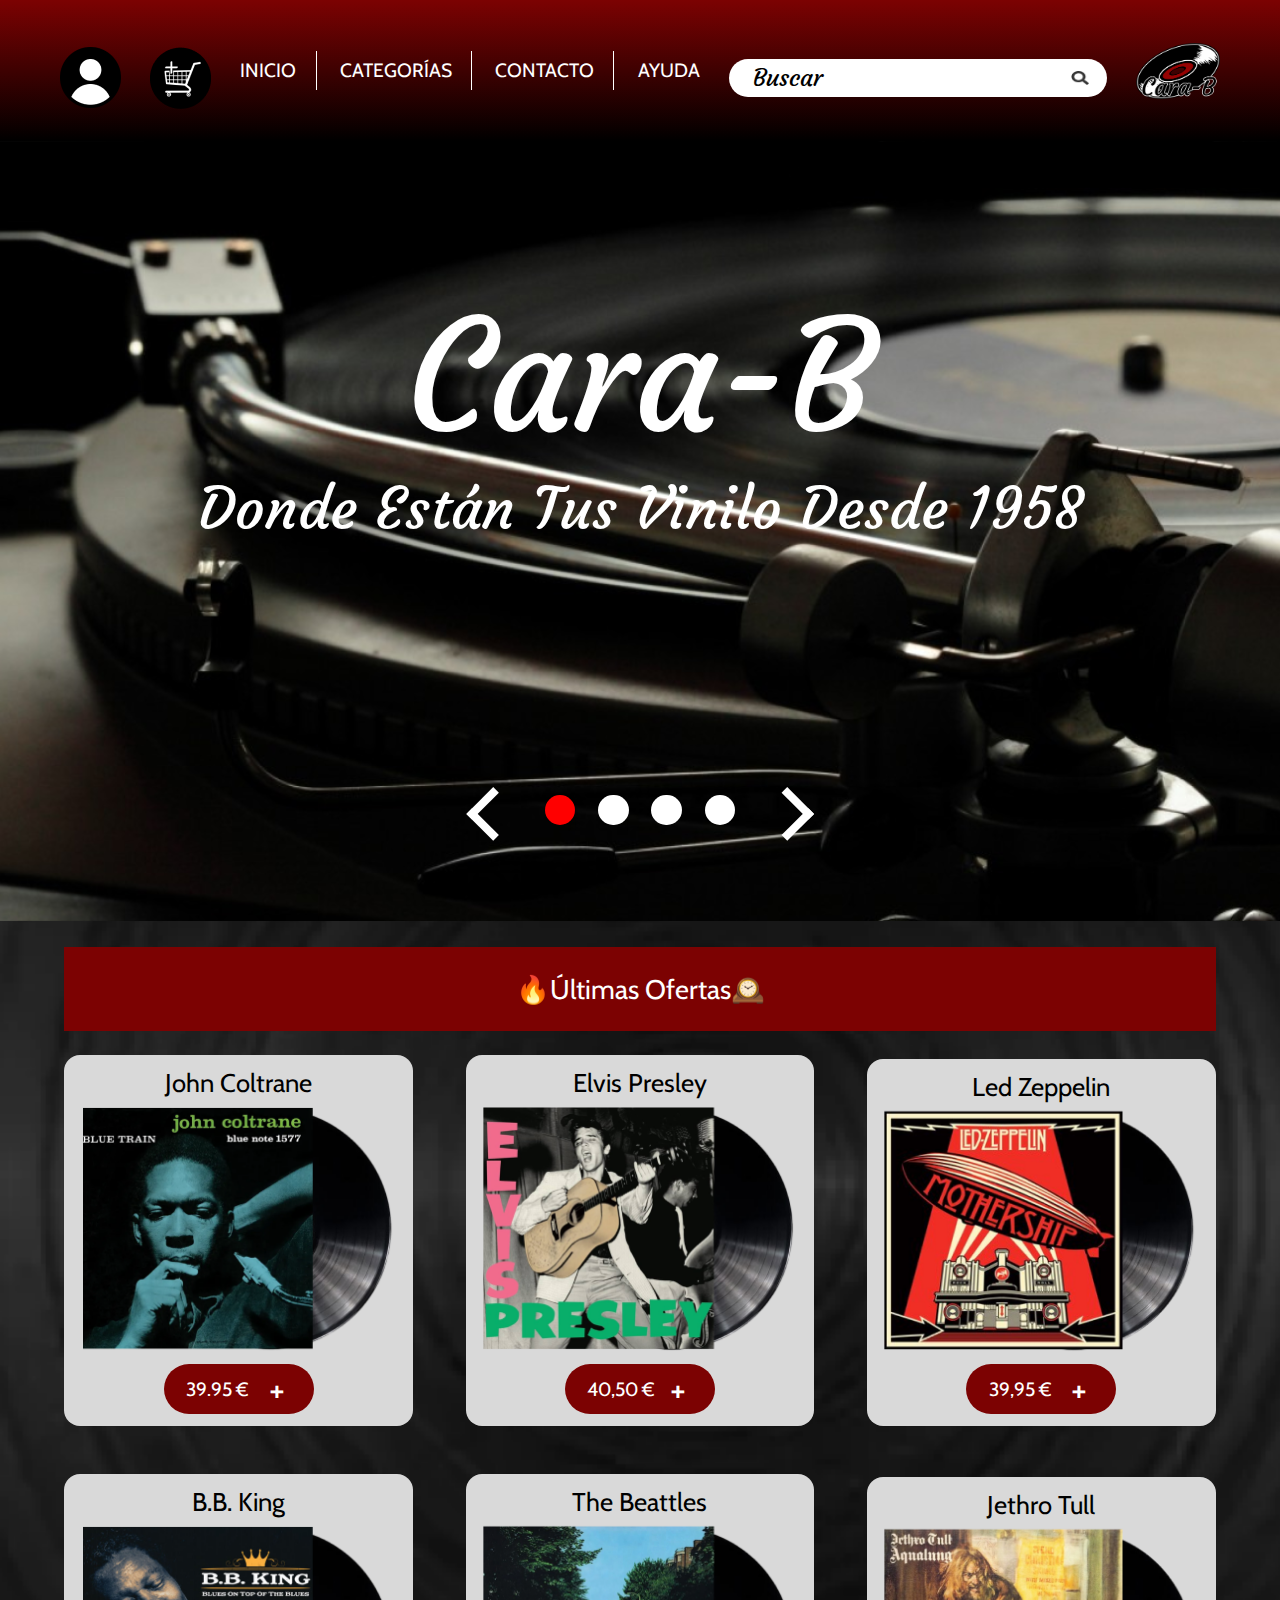
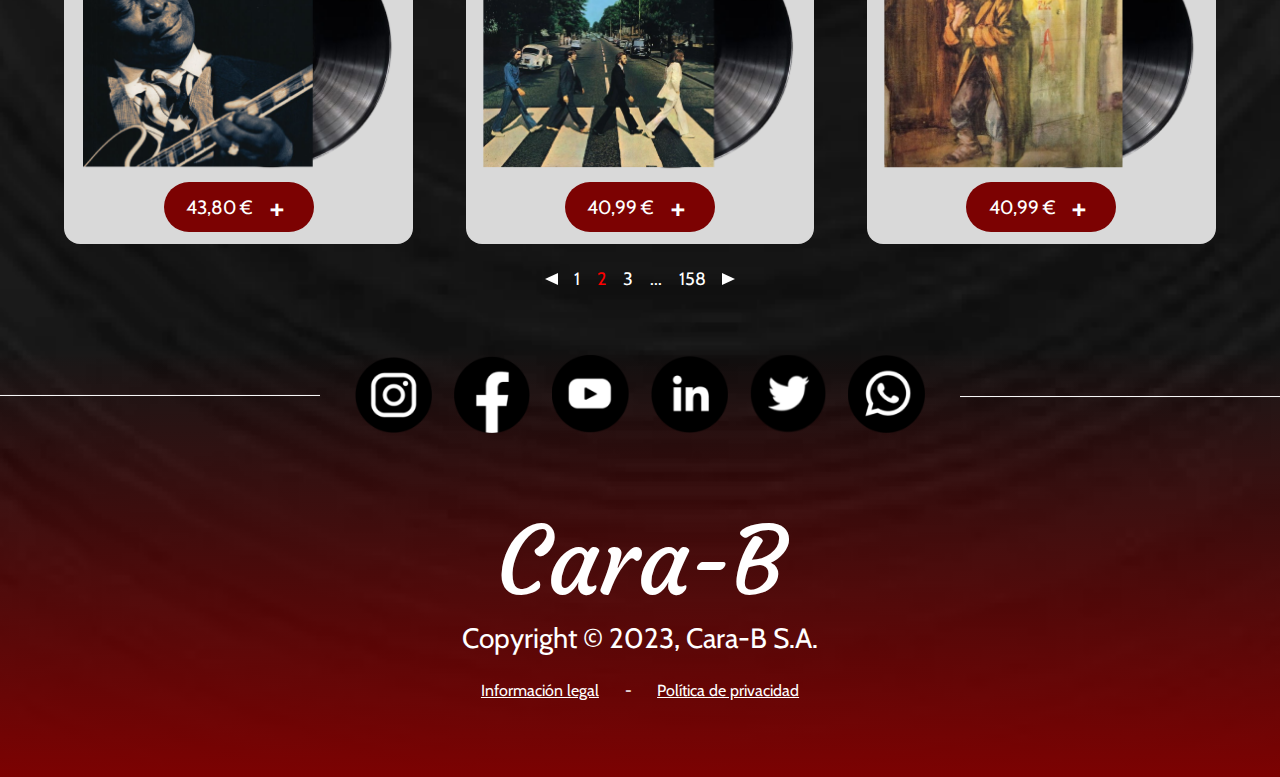
<file: HTML-CSS/index.html>
<!DOCTYPE html>
<html lang="en">
<head>
    <meta charset="UTF-8">
    <meta name="viewport" content="width=device-width, initial-scale=1.0">
    <link rel="stylesheet" type="text/css" href="estilos.css">
    <link rel="preconnect" href="https://fonts.googleapis.com">
    <link rel="preconnect" href="https://fonts.gstatic.com" crossorigin>
    <link href="https://fonts.googleapis.com/css2?family=Cabin&display=swap" rel="stylesheet">
    <link href="https://fonts.googleapis.com/css2?family=Courgette&display=swap" rel="stylesheet">
    <link rel="icon" href="imgs/logo-caraB.ico" type="image/x-icon">
    <link rel="shortcut icon" href="imgs/logo-caraB.ico" type="image/x-icon">
    <title>Cara-B</title>
</head>
<body>
    <header>
        <nav class="barra-navegacion">
            <button class="btn-nav" type="button" onclick="navFunc()">
                <span class="sr-only"></span>
            </button>
            <p>MENU</p> 
            <img src="imgs/logo usuario.png" alt="" class="barra-navegacion__usuario">
            <img src="imgs/carrito.png" alt="" class="barra-navegacion__carrito">
            <ul>
                <li>INICIO</li>
                <li>CATEGORÍAS</li>
                <li>CONTACTO</li>
                <li>AYUDA</li>
                <li>INICIAR SESIÓN / REGISTRARSE</li>
            </ul>
                <input type="text" placeholder="Buscar" class="barra-navegacion__input">
            <img src="imgs/logo-caraB.png" alt="" class="barra-navegacion__logo">
        </nav>
    </header>    
        <section class="caraB">
            <div>
                <h1>Cara-B</h1>
                <h2>Donde Están Tus Vinilo Desde 1958</h2>
            </div>
            <div class="puntos">
                <figure></figure>
                <figure></figure>
                <figure></figure>
                <figure></figure>
            </div>
        </section>
    
    <div class="contenedor">
        <div class="carrito">
            <img src="imgs/Botón carrito.png" alt="">
        </div>
        <section class="discos">
            <article>
                <p>&#128293;Últimas Ofertas🕰️</p>
            </article>
            <div class="div-discos">
                <article class="discos__disco">
                    <p>John Coltrane</p>
                    <img src="imgs/john-coltrane.png" alt="">
                    <div>
                        <p>39.95 &#8364;</p>
                    </div>
                </article>
                <article class="discos__disco">
                    <p>Elvis Presley</p>
                    <img src="imgs/elvis.png" alt="">
                    <div>
                        <p>40,50 &#8364;</p>
                    </div>
                </article>    
                <article class="discos__disco">
                    <p>Led Zeppelin</p>
                    <img src="imgs/led-zeppelin.png" alt="">
                    <div>
                        <p>39,95 &#8364;</p>
                    </div>
                </article>         
                <article class="discos__disco">
                    <p>B.B. King</p>
                    <img src="imgs/bb-king.png" alt="">
                    <div>
                        <p>43,80 &#8364;</p>
                    </div>
                </article>
                <article class="discos__disco">
                    <p>The Beattles</p>
                    <img src="imgs/the-beattles.png" alt="">
                    <div>
                        <p>40,99 &#8364</p>
                        
                    </div>
                </article>
                <article class="discos__disco">
                    <p>Jethro Tull</p>
                    <img src="imgs/jethro-tull.png" alt="">
                    <div>
                        <p>40,99 &#8364;</p>
                    </div>
                </article>
            </div>
            <ul>
                <li><figure></figure></li>
                <li>1</li>
                <li>2</li>
                <li>3</li>
                <li>...</li>
                <li>158</li>
                <li><figure></figure></li>
            </ul>
        </section>
        <footer>
            <nav class="info">
                <ul class="info__redes">
                    <li><img src="imgs/Instagram.png" alt=""></li>
                    <li><img src="imgs/facebook.png" alt=""></li>
                    <li><img src="imgs/youtube.png" alt=""></li>
                    <li><img src="imgs/linkedin.png" alt=""></li>
                    <li><img src="imgs/twitter.png" alt=""></li>
                    <li><img src="imgs/whatsapp.png" alt=""></li>
                </ul>
            </nav>
            <section class="info-legal">
                <p>Cara-B</p>
                <p>Copyright &copy; 2023, Cara-B S.A.</p>
                <div><a href=""><p>Información legal</p></a><p>-</p><a href="#"><p>Política de privacidad</p></a></div>
            </section>
        </footer>
    </div>
    <script>
        function navFunc(){
            document.querySelector("html").
            classList.toggle("abierto");
        }
    </script>
</body>
</html>
</file>
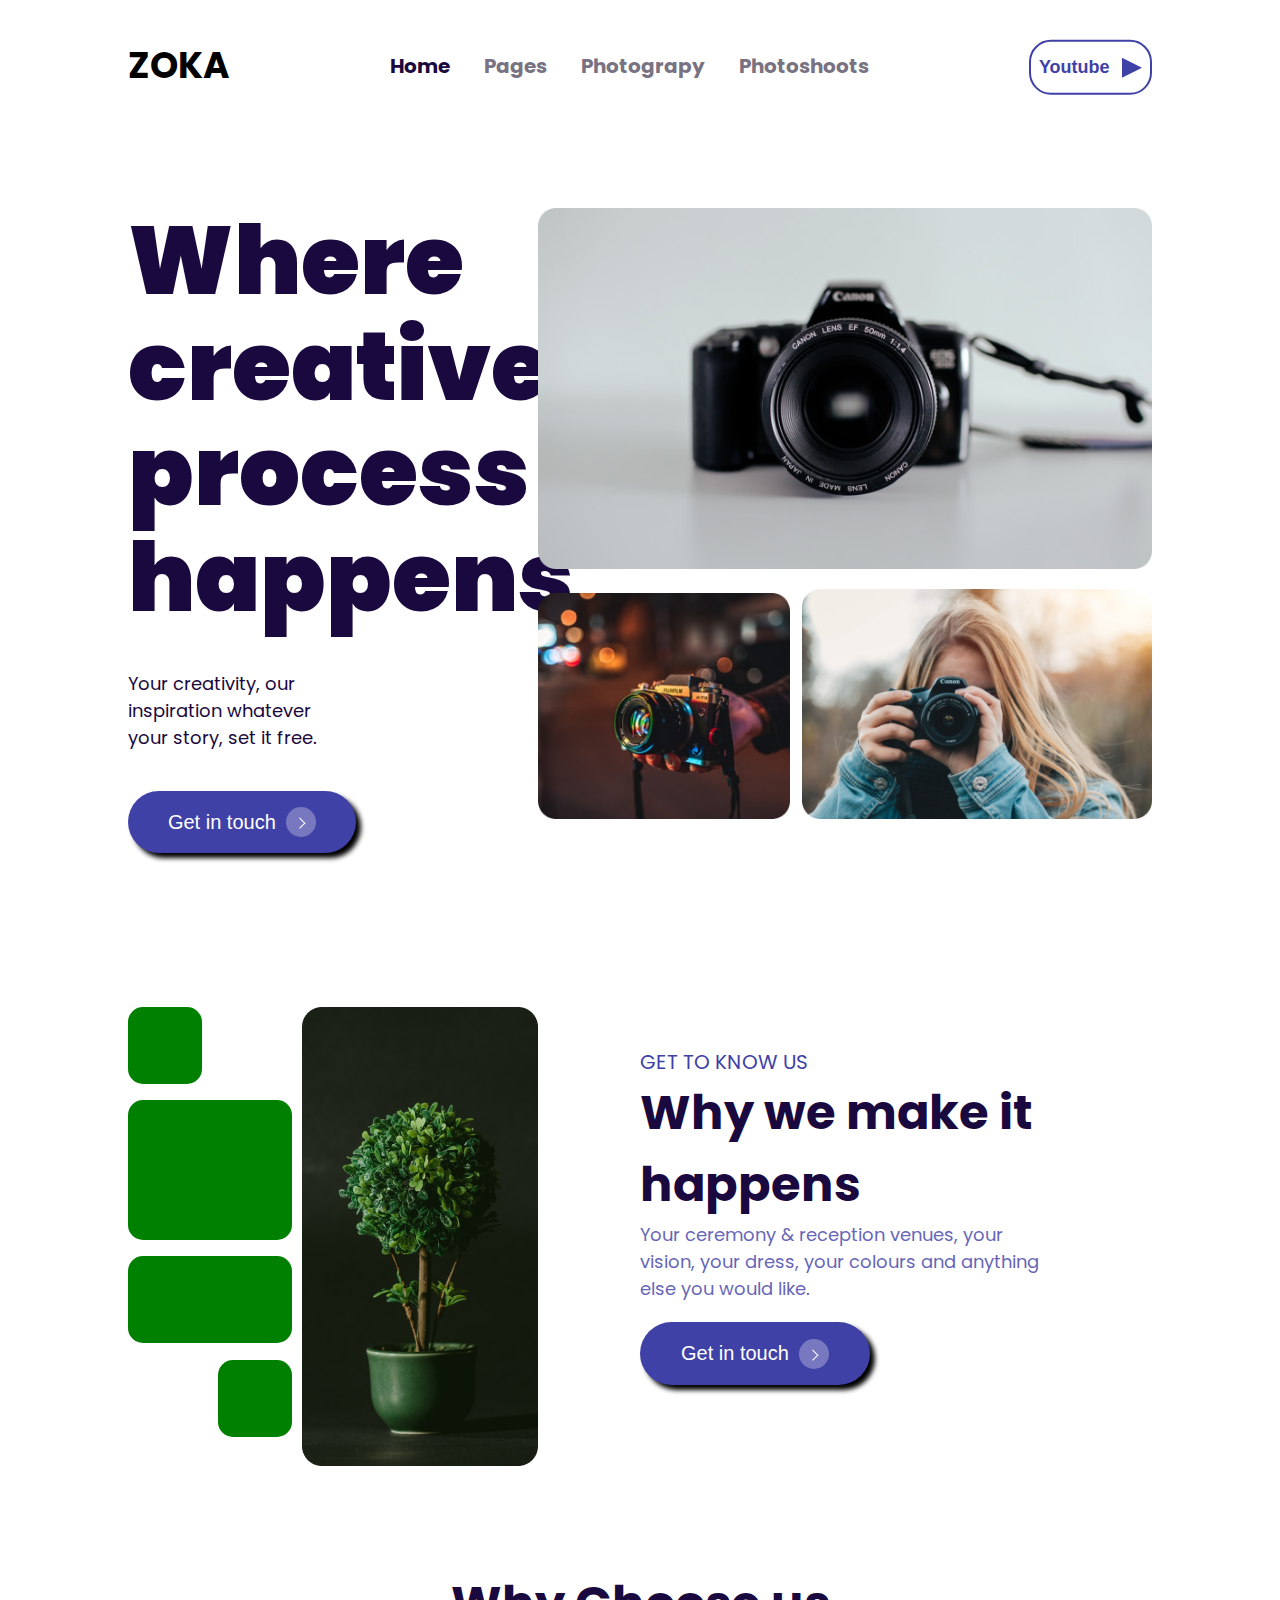
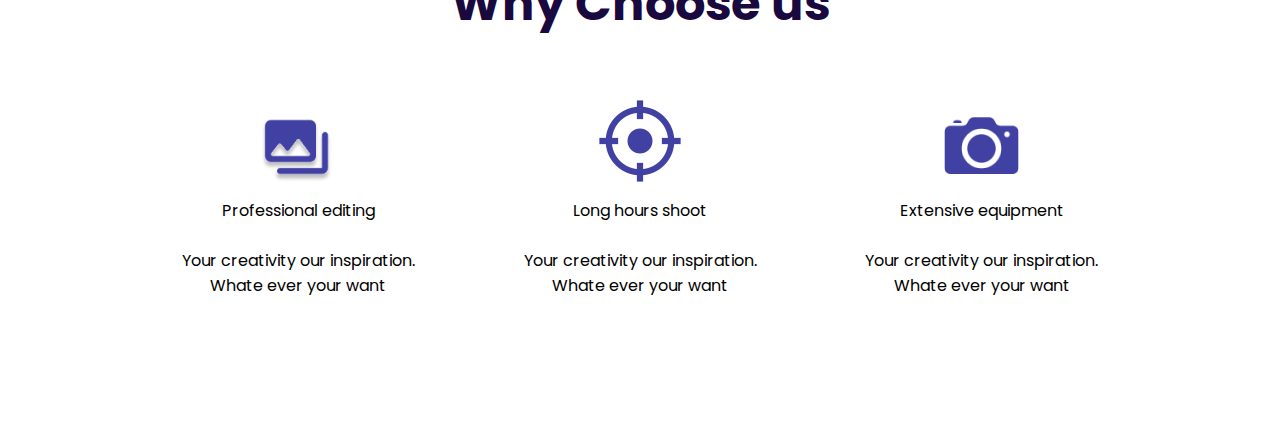
<file: HTML-CSS/Zoka/index.html>
<!DOCTYPE html>
<html lang="es">
<head>
  <meta charset="UTF-8">
  <meta name="viewport" content="width=device-width, initial-scale=1.0">
  <link rel="stylesheet" href="estilos.css" type="text/css">
  <link rel="preconnect" href="https://fonts.googleapis.com%22%3E/">
  <link rel="preconnect" href="https://fonts.gstatic.com/" crossorigin>
  <link href="https://fonts.googleapis.com/css2?family=Poppins:wght@200;500&display=swap" rel="stylesheet">
  <title>ZOKA</title>
</head>
<body>
  <header>
    <span class="logo">ZOKA</span>
    <nav>
      <ul>
        <li>Home</li>
        <li>Pages</li>
        <li>Photograpy</li>
        <li>Photoshoots</li>
      </ul>
    </nav>
    <button type="button">
      <p>Youtube</p>
      <figure></figure>
    </button>
  </header>
  <section>
    <article class="camaras clearfix">
      <div>
        <h2>Where creative process happens</h2>
        <p>Your creativity, our inspiration whatever your story, set it free.</p>
        <button class="boton">
          <p>Get in touch</p>
          <div>
            <figure></figure>
          </div>
        </button>
      </div>
      <div>
        <img src="img/camara1.png" alt="">
        <div><img src="img/camara2.png" alt=""><img src="img/camara3.png" alt=""></div>
      </div>
    </article>
    <article class="arboles clearfix">
      <div>
        <div>
          <figure></figure>
          <figure></figure>
          <figure></figure>
          <figure></figure>
        </div>
        <img src="img/arbol.png" alt="">
      </div>
      <div>
        <p>GET TO KNOW US</p>
        <h3>Why we make it happens</h3>
        <p>Your ceremony & reception venues, your vision, your dress, your colours and anything else you would like.</p>
        <button class="boton">
          <p>Get in touch</p>
          <div>
            <figure></figure>
          </div>
        </button>
      </div>
    </article>
  </section>
  <footer>
  <h2>Why Choose us</h2>
    <ul>
      <li>
        <div><img src="img/Photo Gallery.png" alt=""></div>
        <p>Professional editing</p>
        <br>
        <p>Your creativity our inspiration.<br>Whate ever your want</p>
      </li>
      <li>
        <div><img src="img/My Location.png" alt=""></div>
        <p>Long hours shoot</p>
        <br>
        <p>Your creativity our inspiration.<br>Whate ever your want</p>
      </li>
      <li>
        <div><img src="img/Camera.png" alt=""></div>
        <p>Extensive equipment</p>
        <br>
        <p>Your creativity our inspiration.<br>Whate ever your want</p>
      </li>
    </ul>
</footer>
</body>
</html>
</file>
<file: HTML-CSS/estilos.css>
@charset "UTF-8";
button,form,img,h1,h2,div,p,header,body,section,
article,footer,ul,li,figure,nav,input{
    margin: 0;
    padding: 0;
}
:root{
    --tamamio-fuente-nav: 1.5vw;
    --tamamio-fuente-nav-min: 16px;
    --tamanio-fuente-discos: 2vw;
    --tamanio-fuente-discos-min: 20px;
    --tamanio-fuente-ofertas: 2.12vw;
    --tamanio-fuente-ofertas-medio: 25px;
    --tamanio-fuente-precio: 1.5vw;
    --tamanio-fuente-precio-min:16px;
    --tamanio-fuente-mas: 2.8vw;
    --tamanio-fuente-mas-min: 30px;
    --tamanio-fuenta-footer2:28px;
    --tamanio-fuenta-footer3:18px;
    --tamanio-fuenta-footer1-min:50px;
    --tamanio-fuenta-footer2-min:15px;
    --tamanio-fuenta-footer3-min:12px;
}
body{
    font-family: 'Cabin', sans-serif;
    background-image: url(imgs/ViniloFondo.png);
    background-position: center;
    background-size: cover;
    background-repeat: no-repeat;
}
input::placeholder{
    font-family: 'Courgette', cursive;
    color: black;
}
.barra-navegacion{
    background: linear-gradient(#7c0202,#000000) ;
    height: 120.53px; 
    padding: 10px;
    text-align: center;
    position: relative;
}
.barra-navegacion > *{
    line-height: 120.53px;
    vertical-align: middle;
    display: inline-block;
    margin: 0 1%;
}
.btn-nav{
    border: none;
    background: none;
    width: 55px;
    height: 50px;
    cursor: pointer;
    color: #FFFFFF; 
}
.btn-nav ::before, .btn-nav ::after{
    content: '';
    display: block;
    height: 4px;
    background-color: currentColor;
}
.btn-nav ::before{
    box-shadow: 0 14px currentColor;
    transform: translateY(9px);
}
.btn-nav ::after{
    transform: translateY(-9px);
} 
.barra-navegacion p{
    display: none;
}
.barra-navegacion >:last-child{
    width: clamp(63px,6.66%,169.8px);
}

.barra-navegacion >img:nth-of-type(-n+2){
    width: clamp(43px,4.84%,123.4px);
}
.barra-navegacion > ul{
    vertical-align: middle;
}
.barra-navegacion > ul  > li{
    color: white;
    display: inline-block;
    font-size: var(--tamamio-fuente-nav);
    text-align: center;
}
.barra-navegacion ul > li:nth-child(-n+3)::after{
    content: "";
    display: inline-block;
    height: 3vw;
    border-left: white 0.07em solid ;
    margin:0 1em;
    position: relative;
    top: 1vw;
}
.barra-navegacion >img:nth-of-type(-n+2),input[type="text"]{
    margin-top: 13px;
}
.barra-navegacion input[type="image"]{
    position: absolute;
    width: max(18px,3%);
    left: 82%;
    top: 32%;
}
.barra-navegacion input[type="text"]{
   border: none;
   border-radius: 50px;
   font-size: x-large;
   text-indent: 1em;
   height: max(36px,3vw);
   width: 30%;
   background: #fff url(imgs/lupita.png) no-repeat;
   background-position: 95%;
   background-size:max(18px,3%); 
}
.caraB{
    border: none;
    background-image: url(imgs/Foto-hero.png);
    background-size: cover;
    position: relative;
    text-align: center; 
    padding-top: 11vw;
    height: 50vw;
}
.caraB h1,.caraB h2{
    color: white;
    font-family: 'Courgette', cursive;
}
.caraB h1{
    font-size: max(45px,12vw);
    font-weight: 400;
}
.caraB h2{
    font-size: max(20px,4.5vw);
    font-weight: 400;
}
.puntos {
    margin-top: 19.5vw;
}
.puntos > *{
    border-radius: 50%;
    width: 2.38vw;
    height: 2.38vw;
    background-color: white;
    display: inline-block;
    margin-left: 1.48vw;
}
.puntos :first-child{
    background-color: red;
    margin-left: 0;
}
.puntos :first-child::before{
    content: '';
    width: 2.38vw;
    height: 2.38vw;
    transform: rotate(45deg);
    border-left: white 0.63vw solid;
    border-bottom: white 0.63vw solid;
    position: absolute;
    left: 37%;
}
.puntos :last-child:after{
    content: '';
    width: 2.38vw;
    height: 2.38vw;
    transform: rotate(45deg);
    border-top: white 0.63vw solid;
    border-right: white 0.63vw solid;
    position: absolute;
    right: 37%;
}
.contenedor{
    background-image: linear-gradient(to bottom, rgba(255, 255, 255, 0) 70%, #7c0202);
}
.contenedor > :nth-child(n+2){
    text-align: center;
}
.carrito img{
    margin-left: 2%;
    position: fixed;
    height: 75px;
}
.discos > :first-child{
    background-color: #7c0202;
    padding: 2%;
    margin: 2% 5% 0 5%;
}
.discos > :first-child > p {
    color: white;
    font-size: var(--tamanio-fuente-ofertas);
}
.div-discos{
    margin: 0 3%;
}
.div-discos> *{
    display: inline-block;
    background-color: #D9D9D9;
    margin: 2%;
    box-sizing: content-box;
    width: 29%;
    min-width: 314px;
    border-radius: 16px;
    text-align: center;
    padding: 1% 0;

}
.div-discos > article > img {
    width: 90%;
}
.div-discos > article > :first-child{
    font-size: var(--tamanio-fuente-discos);
}
.div-discos > article > :last-child{
    color: white;
    background-color: #7c0202;
    border-radius: 41px ;
    width: 43%;
    height: 50px;
    min-width: 137px;
    margin: 0 auto 0;
    font-size: var(--tamanio-fuente-precio);
    line-height: 50px;
    position: relative;
    text-align: left;
}
.div-discos div  p{
    margin: 0 15%;
}
.div-discos div  p::after {
    content: "+";
    position: absolute;
    left: 70%;
    font-size: var(--tamanio-fuente-mas);
}
.discos div article div img{
    float: right;
    width: 15%;
    top: 50%;
}
.discos ul li{
     display: inline;
}
.discos > :last-child > *{
    margin: 0.5%;
    color: white;
    font-size: large;
}
.discos ul li:first-child figure{
    display: inline-block;
    width: 0;
    height: 0;
    border-top: 6.5px solid transparent;
    border-right: 13px solid white;
    border-bottom: 6.5px solid transparent;
}
.discos ul li:last-child figure{
    display: inline-block;
    width: 0;
    height: 0;
    border-top: 6.5px solid transparent;
    border-left: 13px solid white;
    border-bottom: 6.5px solid transparent;
}
.discos > :last-child > :nth-child(3){
    color: red
}
.info ul{
    padding: 5% 0;
}
.info ul li{
    display: inline;
}
.info ul li img{
    width: max(48px,6%);
    padding: 0 0.7%;
}
.info ul::before{
    content : "";
    border-top:0.5px transparent solid;
    width:25%;
    display: block;
    margin-right: auto;
    box-shadow: 0 3.2vw white;
}
.info ul::after{
    content : "";
    border-top: 0.5px transparent solid;
    width:25%;
    display: block;
    margin-left: auto;
    box-shadow: 0 -3.2vw white;
}
.info-legal{
    color: white;
    padding-bottom: 4%;
}
.info-legal > :first-child {
    font-size: 95px;
    font-family: 'Courgette', cursive;
}
.info-legal > :nth-child(2){
    font-size:  28px;
}
.info-legal a {
    color: white;
}
.info-legal div > p, a{
    display: inline-block;
    margin: 2% 1% ;
}
@media screen and (min-width: 900px) {
    .carrito img{
        display: none;
    }
}
 @media screen and (max-width: 900px) {
    .barra-navegacion{
        height: 71px;
    }
    .barra-navegacion > *{
        line-height: 71px;
    }
    .barra-navegacion .barra-navegacion__carrito{
        display: none;
        visibility: hidden;
    }
    .barra-navegacion > ul > li{
        font-size: var(--tamamio-fuente-nav-min);
    }
    .discos > .discos__ofertas > p {
        font-size: var(--tamanio-fuente-ofertas-medio)!important;
    }
    .div-discos > article > :first-child {
        font-size: var(--tamanio-fuente-discos-min);
    }
    .discos__disco > div > p {
        font-size: var(--tamanio-fuente-precio-min);
    }
    .div-discos div p::after{
        font-size: var(--tamanio-fuente-mas-min);
    }
    .info ul::after,.info ul::before{
        display: none;
    }
    .info-legal > :first-child {
        font-size: var(--tamanio-fuenta-footer1-min);
    }
    .info-legal > :nth-child(2){
        font-size: var(--tamanio-fuenta-footer2-min);
    }
    .info-legal a {
        font-size: var(--tamanio-fuenta-footer3-min);
    }
}
@media screen and (min-width: 870px){
    .btn-nav{
        display: none;
    }
    .barra-navegacion ul li:last-child{
        display: none;
    }
}
@media screen and (max-width: 870px) {
    .barra-navegacion ul{
        display: none;
        position: absolute;
        width: 100%;
        height: 500px; 
        background: linear-gradient(#7c0202,#000000);
        top:91px;
        z-index: 10;
        margin: 0;
        left: 0;
        line-height: 25px;
        padding-top: 30px;
    }
    .barra-navegacion ul li{
       display: list-item;
       list-style: none;
       height: 100px;
    }
    .barra-navegacion ul > li:nth-child(-n+4)::after{
        content: "";
        position: relative;
        display: inline-block;
        width: 100%;
        height: 2px;
        border-left: 0;
        margin:0;
        background: linear-gradient(to right,transparent 25% ,white 25% 75%,transparent 75%);
    }
    .barra-navegacion >img:first-of-type{
        display:none;
    }
    .btn-nav{
        float: left;
    }
    .barra-navegacion > :last-child{
        float: right;
        margin-top: 10px;
    }
    .barra-navegacion input[type="text"]{
        width: 55%;
    }
    .abierto .barra-navegacion{
        background: #7c0202;
        box-shadow:0 0 10px 10px #000000;
    }
    .abierto .barra-navegacion input{
        display: none;
    }
    .abierto .barra-navegacion p{
        display: inline-block;
        color: #FFFFFF;
        font-size: 25px;
    }
    .abierto .barra-navegacion ul{
        display: inline-block;
    }
    .abierto .btn-nav ::before{
        box-shadow: none;
        transform:translateY(4px) rotate(45deg);
     }
     .abierto .btn-nav ::after{
        transform:translateY(1px) rotate(-45deg);   
     } 
} 
@media screen and (max-width: 330px){
    body{
        height: 100vh;
    }
    body *{
        display: none !important;
    }
}
</file>
<file: HTML-CSS/Zoka/estilos.css>
:root {
  --color-morado: #1A093E;
  --color-morado-suave: #3F41A6;
  --color-morado-gris: #787282;
}


.clearfix::after {
  content: '';
  display: block;
  clear: both;
}
/* Reset */
body, h1, h2, h3, h4, h5, h6, p, ul, figure, div {
  margin: 0;
  padding: 0;
}
body{
  padding: 2% 10%;
  font-family: 'Poppins', sans-serif;
}
body > * {
  margin-bottom: 10% ;
}
header{
  height: 80px;
  line-height: 80px;
  text-align: center;
  font-weight: bold;

}
header > span{
  float: left;
  font-size: 36px;
  
}
header nav{
  display: inline-block;
  width: 50%;
}
header ul{
  float: left;
  width: 100%;
}
header nav li{
  display: inline-block;
  font-size: 20px;
}
header nav ul > li{
  margin-left: 6%;
  color: var(--color-morado-gris);
}
header nav ul > li:first-child{
  margin-left: 0;
  color: var(--color-morado);
}
header button{
  width: 12%;
  float: right;
  font-size: 18px;
  padding: 15px 5px;
  transform: translateY(25%);
  background: transparent;
  border: 2px solid var(--color-morado-suave);
  border-radius: 22px;
  color: var(--color-morado-suave);
  font-weight: 700;
}

header button > * {
  display: inline-block;
}
header button figure{
  vertical-align: middle;
  width: 0;
  height: 0;
  border-left: 20px solid var(--color-morado-suave);
  border-top: 10px solid transparent;
  border-bottom: 10px solid transparent;
  margin-left: 7%;
}
.camaras{
  margin-bottom: 15%;
}
.camaras > div:first-child{
float: left;
width: 39%;
}
.camaras > div:last-child{
float: right;
width: 60%;
}
.camaras > div:first-child h2{
  color: var(--color-morado);
  font-size: 96px;
  line-height: 110%;
  font-weight: 900;
}
.camaras > div:first-child h2 + p {
  margin: 10% 0;
  font-size: 18px;
  width: 50%;
  color: var(--color-morado);
  opacity: 1;
}
.boton{
  font-size: 20px;
  color:white;
  padding: 4% 10%;
  border-radius: 50px;
  background-color: var(--color-morado-suave);
  border: 0;
  box-shadow: 5px 5px 5px black;
}
.boton > *{
  display: inline-block;
  vertical-align: middle;
}
.boton > div{
  background-color: rgba(255, 255, 255, 0.295);
  border-radius: 50%;
  width: 30px;
  height: 30px;
  position: relative;
  margin-left: 5px;
}
.boton > div figure{
  width: 7px;
  height: 7px;
  border-top: 1px solid white;
  border-right: 1px solid white ;
  position: absolute;
  top: 50%;
  right: 50%;
  transform: rotate(45deg) translateY(-50%);

}

.camaras > div:last-child > img:first-of-type{
  margin-bottom: 2%;
  width: 100%;
}
.camaras > div:last-child > div{
  width: 100%;
}
.camaras > div:last-child > div > img:last-of-type{
  width: 57%;
}
.camaras > div:last-child > div > img:first-of-type{
width: 41%;
margin-right: 2%;
}
.arboles > :first-child{
  float: left;
  width: 40%;
}
.arboles > :first-child > :last-child{
  float: right;
}
.arboles > :first-child > :first-child{
  float: left;
  width: 40%;
  height: 400px;
}
.arboles > :first-child > :first-child > figure:first-of-type{
  width: 45%;
  height: 77px;
}

.arboles > :first-child > :first-child > figure:nth-child(2){
  width: 100%;
  height: 140px;
}
.arboles > :first-child > :first-child > figure:nth-child(3){
  width: 100%;
  height: 87px;
}
.arboles > :first-child > :first-child > figure:last-of-type{
  width: 45%;
  height: 77px;
  margin-bottom: 0;
  margin-left: auto;
}
.arboles > :first-child > :first-child > figure{
  background-color: green;
  margin-bottom: 10%;
  border-radius: 15px;
}
.arboles > :last-child{
  float: right;
  width: 40%;
  height: 100%;
  margin-top: 40px;
  margin-right: 10%;
}
.arboles > :last-child > p:first-of-type{
  font-size: 20px;
  color: var(--color-morado-suave);
}
.arboles > :last-child h3{
  font-size: 48px;
  color: var(--color-morado);
}
.arboles > :last-child > p:last-of-type{
  font-size: 18px;
  color:var(--color-morado-suave);
  opacity: 0.8;
  margin-bottom: 5%;
}
footer{
  text-align: center;
}
footer > h2{
  font-size: 48px;
  color: var(--color-morado);
  margin-bottom: 5%;
}
footer ul > li{
  display: inline-block;
  width: 33%;
}
</file>
